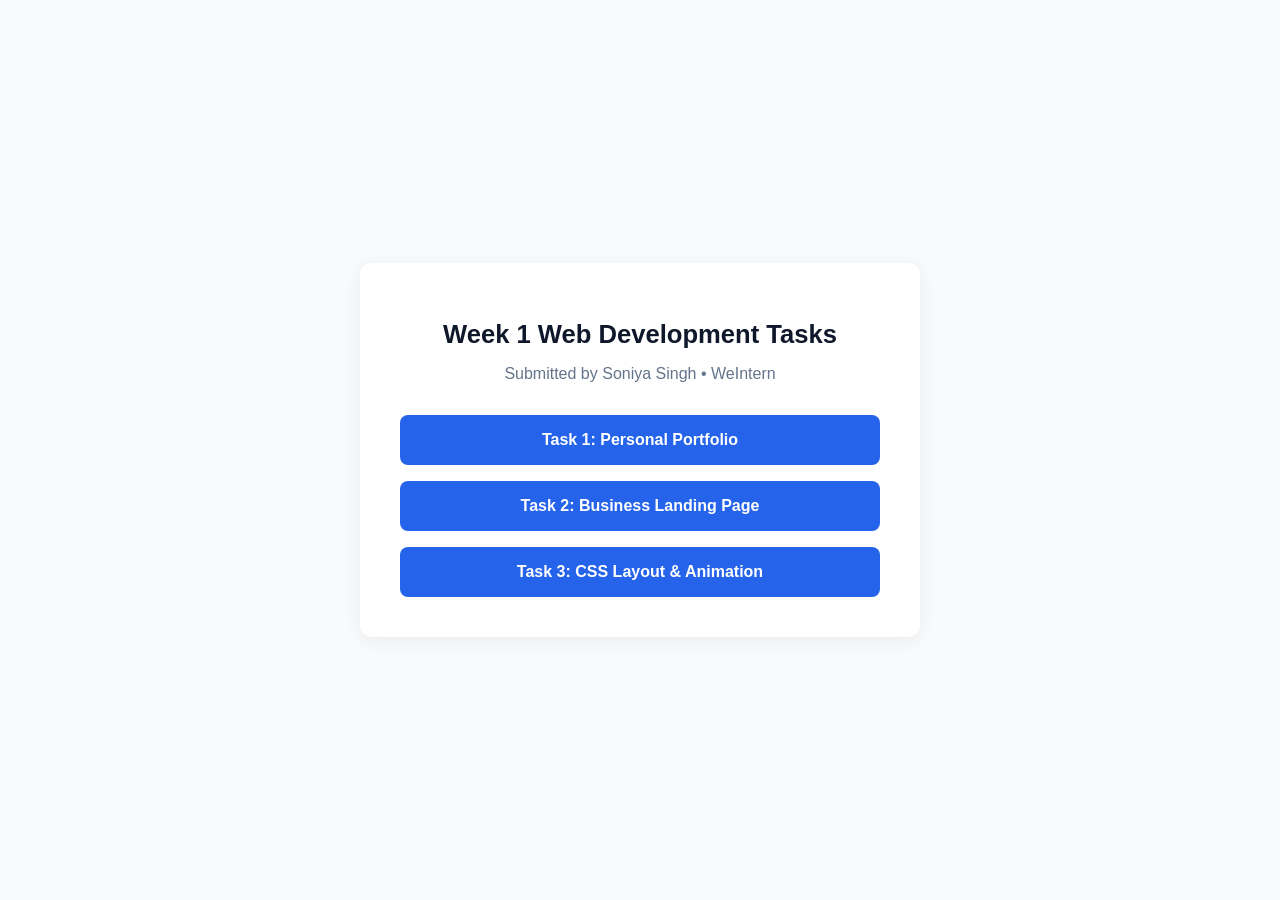
<file: index.html>
<!DOCTYPE html>
<html lang="en">
<head>
    <meta charset="UTF-8">
    <meta name="viewport" content="width=device-width, initial-scale=1.0">
    <title>WeIntern Week 1 Assignments | Soniya Singh</title>
    <style>
        body { font-family: 'Segoe UI', sans-serif; background: #f8fafc; color: #0f172a; display: flex; justify-content: center; align-items: center; min-height: 100vh; margin: 0; }
        .hub { background: white; padding: 2.5rem; border-radius: 12px; box-shadow: 0 4px 20px rgba(0,0,0,0.06); max-width: 480px; width: 90%; text-align: center; }
        h1 { font-size: 1.6rem; margin-bottom: 0.5rem; }
        p { color: #64748b; margin-bottom: 2rem; }
        .links { display: flex; flex-direction: column; gap: 1rem; }
        a { display: block; padding: 1rem; background: #2563eb; color: white; text-decoration: none; border-radius: 8px; font-weight: 600; transition: 0.2s; }
        a:hover { background: #1d4ed8; transform: translateY(-2px); }
    </style>
</head>
<body>
    <div class="hub">
        <h1>Week 1 Web Development Tasks</h1>
        <p>Submitted by Soniya Singh • WeIntern</p>
        <div class="links">
            <a href="./Portfolio/index.html">Task 1: Personal Portfolio</a>
            <a href="./business-landingpage/index.html">Task 2: Business Landing Page</a>
            <a href="./Css-challenge/index.html">Task 3: CSS Layout & Animation</a>
        </div>
    </div>
</body>
</html>
</file>
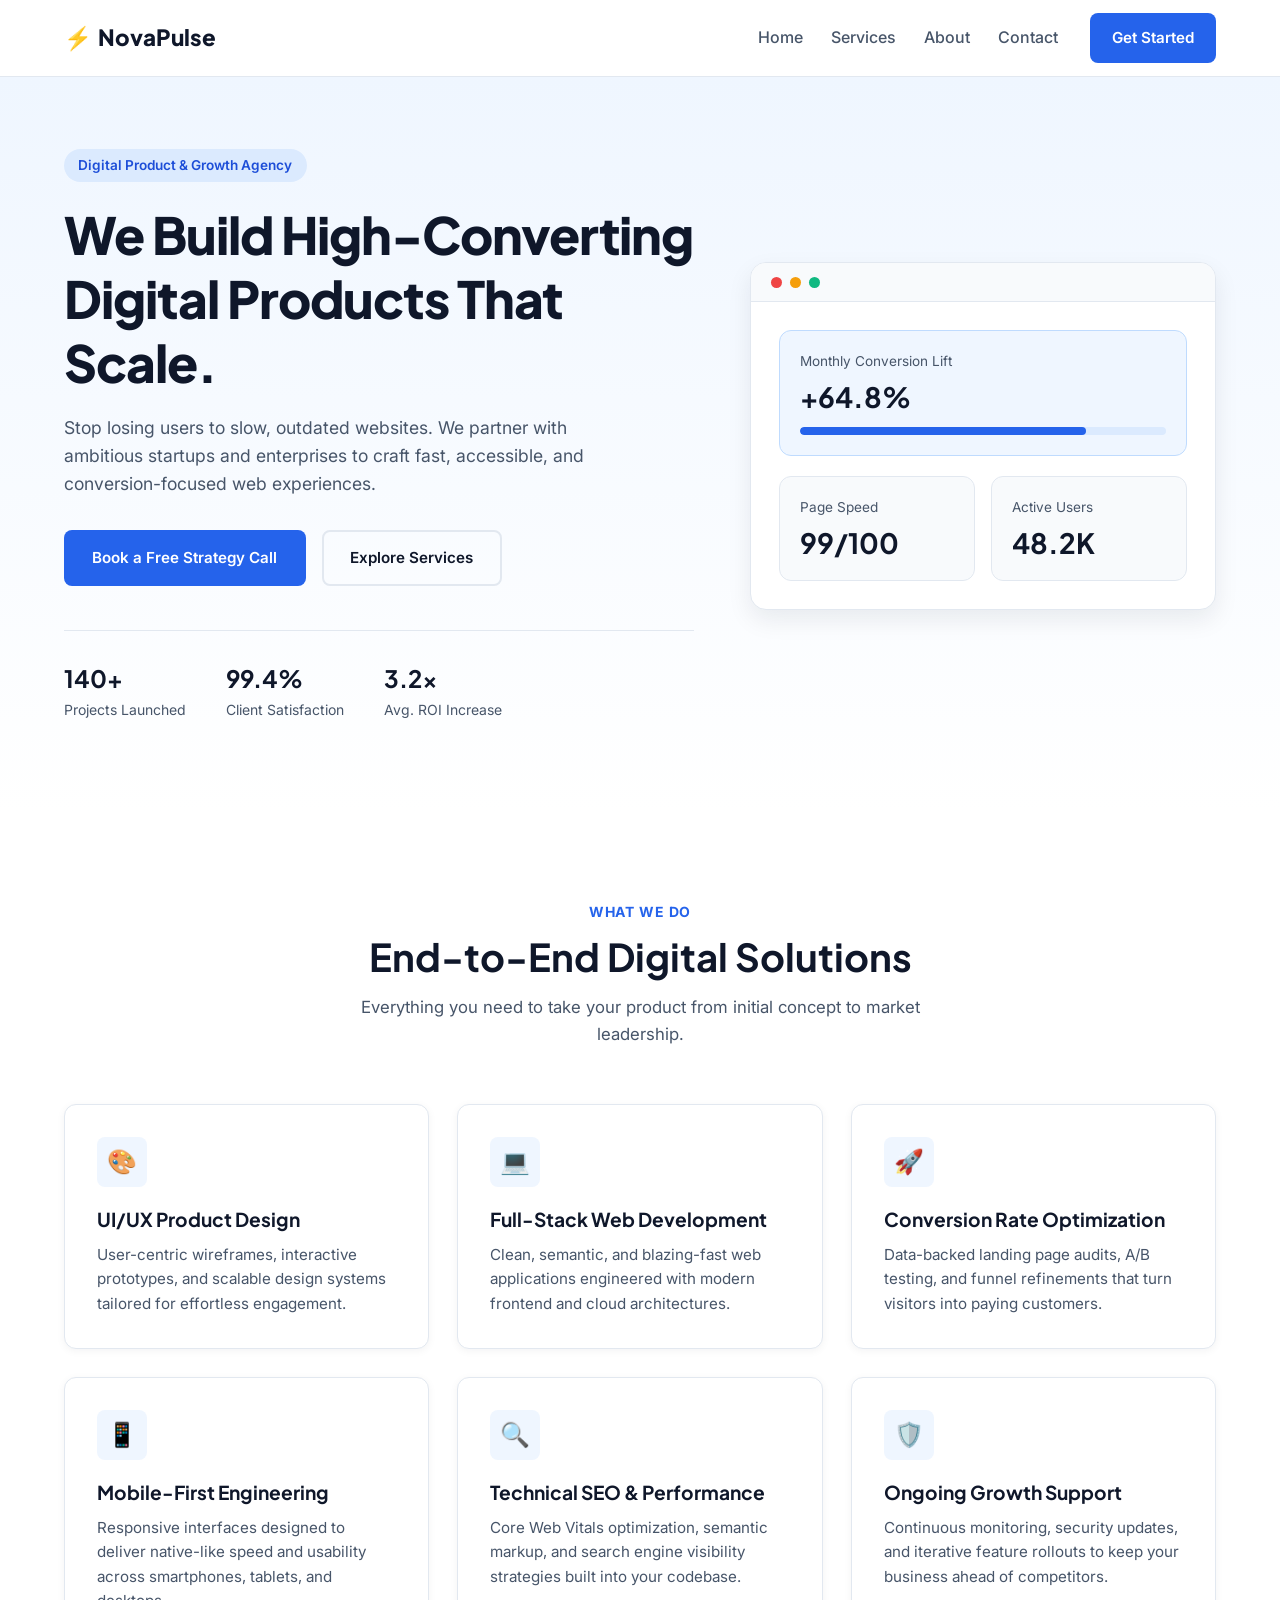
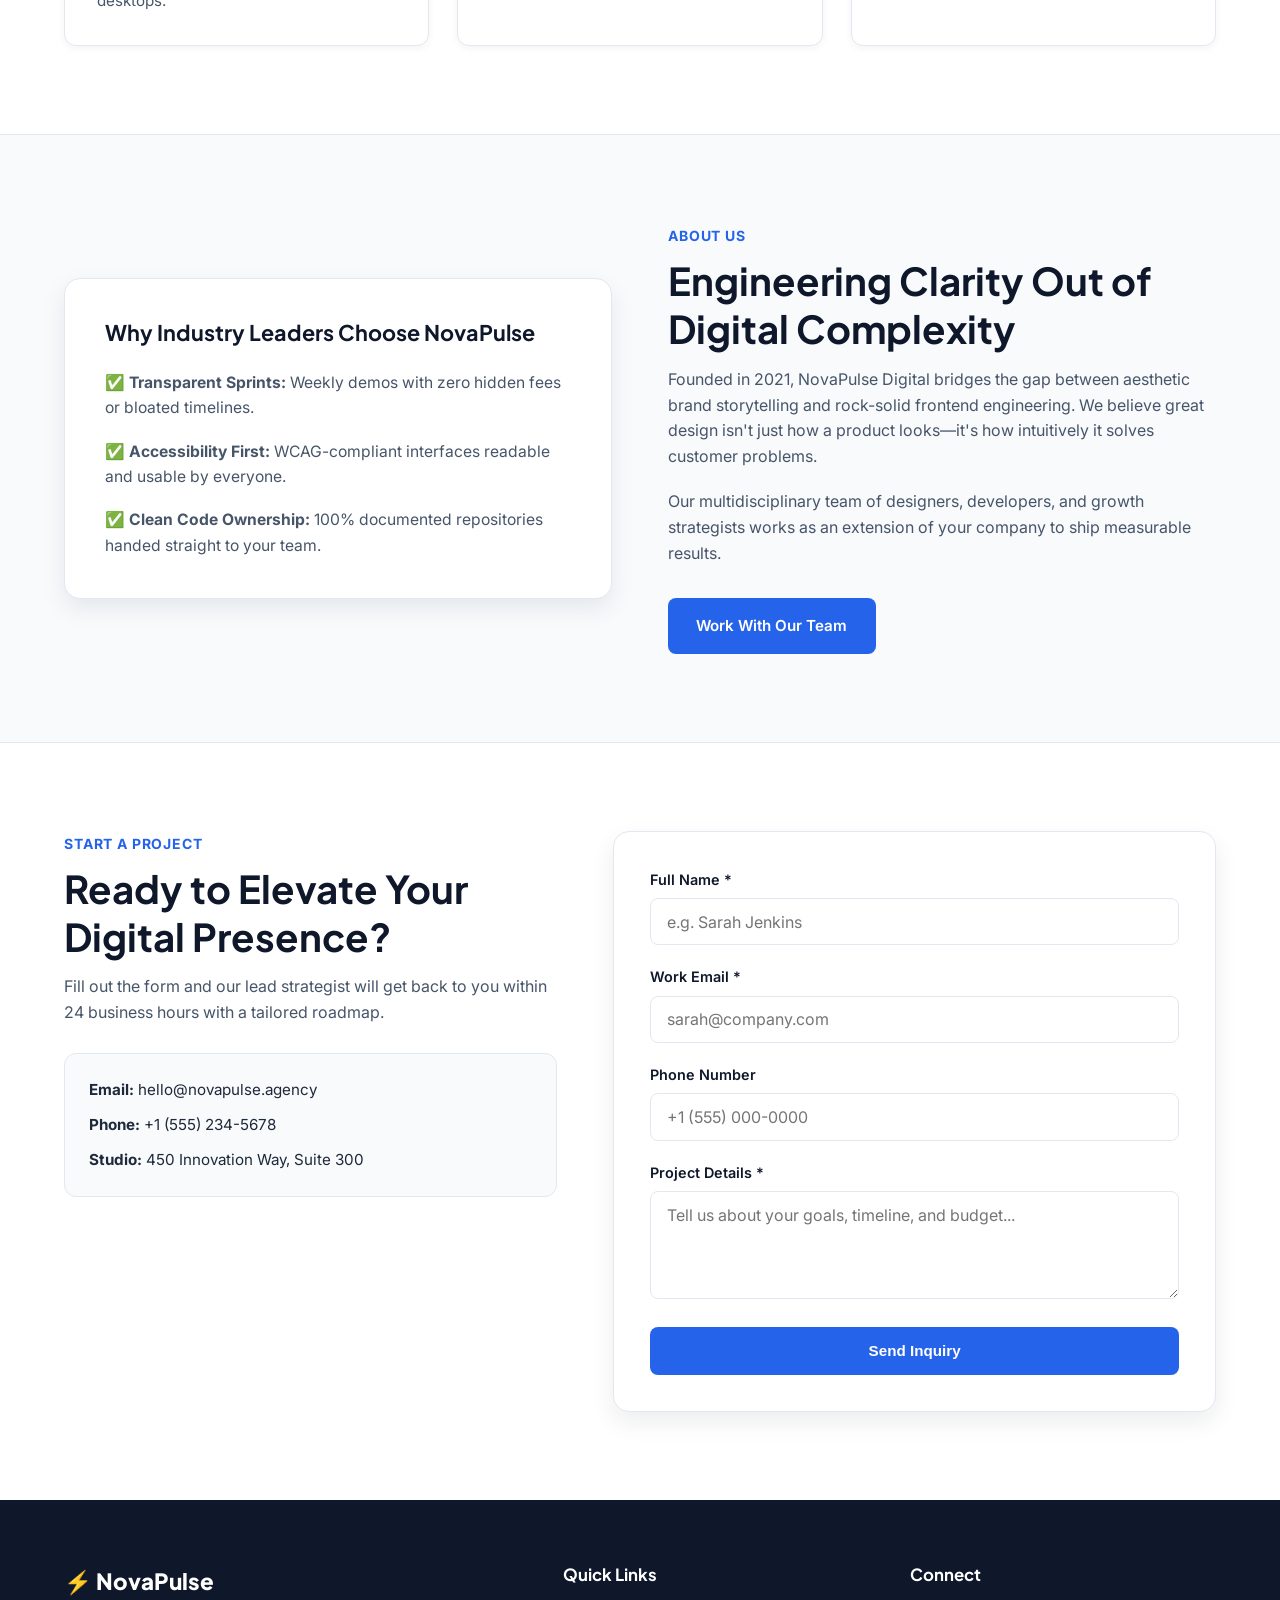
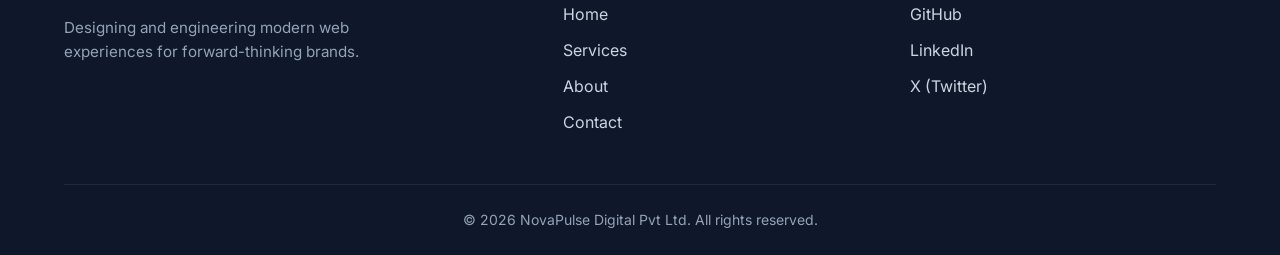
<file: business-landingpage/index.html>
<!DOCTYPE html>
<html lang="en">
<head>
  <meta charset="UTF-8" />
  <meta name="viewport" content="width=device-width, initial-scale=1.0" />
  <meta name="description" content="NovaPulse Digital — Modern web engineering, UI/UX design, and growth strategies for ambitious startups." />
  <title>NovaPulse Digital | Modern Digital Product Agency</title>
  
  <!-- Google Fonts: Plus Jakarta Sans & Inter -->
  <link rel="preconnect" href="https://fonts.googleapis.com" />
  <link rel="preconnect" href="https://fonts.gstatic.com" crossorigin />
  <link href="https://fonts.googleapis.com/css2?family=Inter:wght@400;500;600&family=Plus+Jakarta+Sans:wght@600;700;800&display=swap" rel="stylesheet" />
  
  <!-- External CSS Link -->
  <link rel="stylesheet" href="style.css" />
</head>
<body>

  <!-- ================= NAVIGATION BAR ================= -->
  <header class="navbar" id="navbar">
    <div class="container nav-container">
      <a href="#home" class="brand-logo" aria-label="NovaPulse Home">
        <span class="logo-icon">⚡</span> NovaPulse
      </a>

      <nav class="nav-menu">
        <ul class="nav-links">
          <li><a href="#home" class="nav-link">Home</a></li>
          <li><a href="#services" class="nav-link">Services</a></li>
          <li><a href="#about" class="nav-link">About</a></li>
          <li><a href="#contact" class="nav-link">Contact</a></li>
        </ul>
        <a href="#contact" class="btn btn-primary nav-cta">Get Started</a>
      </nav>
    </div>
  </header>

  <main>
    <!-- ================= HERO SECTION ================= -->
    <section class="hero" id="home">
      <div class="container hero-grid">
        <div class="hero-content">
          <span class="badge">Digital Product & Growth Agency</span>
          <h1 class="hero-title">We Build High-Converting Digital Products That Scale.</h1>
          <p class="hero-subtitle">
            Stop losing users to slow, outdated websites. We partner with ambitious startups and enterprises to craft fast, accessible, and conversion-focused web experiences.
          </p>
          <div class="hero-actions">
            <a href="#contact" class="btn btn-primary">Book a Free Strategy Call</a>
            <a href="#services" class="btn btn-secondary">Explore Services</a>
          </div>
          <div class="hero-metrics">
            <div class="metric">
              <strong>140+</strong>
              <span>Projects Launched</span>
            </div>
            <div class="metric">
              <strong>99.4%</strong>
              <span>Client Satisfaction</span>
            </div>
            <div class="metric">
              <strong>3.2x</strong>
              <span>Avg. ROI Increase</span>
            </div>
          </div>
        </div>

        <div class="hero-visual">
          <div class="dashboard-mockup">
            <div class="mockup-header">
              <span class="dot red"></span>
              <span class="dot yellow"></span>
              <span class="dot green"></span>
            </div>
            <div class="mockup-body">
              <div class="mockup-card highlight">
                <p class="mockup-label">Monthly Conversion Lift</p>
                <h3 class="mockup-stat">+64.8%</h3>
                <div class="progress-bar"><div class="progress-fill"></div></div>
              </div>
              <div class="mockup-row">
                <div class="mockup-card">
                  <p class="mockup-label">Page Speed</p>
                  <h4 class="mockup-stat">99/100</h4>
                </div>
                <div class="mockup-card">
                  <p class="mockup-label">Active Users</p>
                  <h4 class="mockup-stat">48.2K</h4>
                </div>
              </div>
            </div>
          </div>
        </div>
      </div>
    </section>

    <!-- ================= SERVICES SECTION ================= -->
    <section class="services section-padding" id="services">
      <div class="container">
        <div class="section-header">
          <span class="section-tag">What We Do</span>
          <h2 class="section-title">End-to-End Digital Solutions</h2>
          <p class="section-desc">
            Everything you need to take your product from initial concept to market leadership.
          </p>
        </div>

        <div class="services-grid">
          <article class="service-card">
            <div class="service-icon">🎨</div>
            <h3>UI/UX Product Design</h3>
            <p>User-centric wireframes, interactive prototypes, and scalable design systems tailored for effortless engagement.</p>
          </article>

          <article class="service-card">
            <div class="service-icon">💻</div>
            <h3>Full-Stack Web Development</h3>
            <p>Clean, semantic, and blazing-fast web applications engineered with modern frontend and cloud architectures.</p>
          </article>

          <article class="service-card">
            <div class="service-icon">🚀</div>
            <h3>Conversion Rate Optimization</h3>
            <p>Data-backed landing page audits, A/B testing, and funnel refinements that turn visitors into paying customers.</p>
          </article>

          <article class="service-card">
            <div class="service-icon">📱</div>
            <h3>Mobile-First Engineering</h3>
            <p>Responsive interfaces designed to deliver native-like speed and usability across smartphones, tablets, and desktops.</p>
          </article>

          <article class="service-card">
            <div class="service-icon">🔍</div>
            <h3>Technical SEO & Performance</h3>
            <p>Core Web Vitals optimization, semantic markup, and search engine visibility strategies built into your codebase.</p>
          </article>

          <article class="service-card">
            <div class="service-icon">🛡️</div>
            <h3>Ongoing Growth Support</h3>
            <p>Continuous monitoring, security updates, and iterative feature rollouts to keep your business ahead of competitors.</p>
          </article>
        </div>
      </div>
    </section>

    <!-- ================= ABOUT / TRUST SECTION ================= -->
    <section class="about section-padding" id="about">
      <div class="container about-grid">
        <div class="about-visual">
          <div class="trust-box">
            <h3>Why Industry Leaders Choose NovaPulse</h3>
            <ul class="trust-list">
              <li>✅ <strong>Transparent Sprints:</strong> Weekly demos with zero hidden fees or bloated timelines.</li>
              <li>✅ <strong>Accessibility First:</strong> WCAG-compliant interfaces readable and usable by everyone.</li>
              <li>✅ <strong>Clean Code Ownership:</strong> 100% documented repositories handed straight to your team.</li>
            </ul>
          </div>
        </div>

        <div class="about-content">
          <span class="section-tag">About Us</span>
          <h2 class="section-title">Engineering Clarity Out of Digital Complexity</h2>
          <p>
            Founded in 2021, NovaPulse Digital bridges the gap between aesthetic brand storytelling and rock-solid frontend engineering. We believe great design isn't just how a product looks—it's how intuitively it solves customer problems.
          </p>
          <p>
            Our multidisciplinary team of designers, developers, and growth strategists works as an extension of your company to ship measurable results.
          </p>
          <a href="#contact" class="btn btn-primary">Work With Our Team</a>
        </div>
      </div>
    </section>

    <!-- ================= CONTACT SECTION ================= -->
    <section class="contact section-padding" id="contact">
      <div class="container contact-wrapper">
        <div class="contact-info">
          <span class="section-tag">Start a Project</span>
          <h2 class="section-title">Ready to Elevate Your Digital Presence?</h2>
          <p>
            Fill out the form and our lead strategist will get back to you within 24 business hours with a tailored roadmap.
          </p>
          <div class="contact-details">
            <p><strong>Email:</strong> hello@novapulse.agency</p>
            <p><strong>Phone:</strong> +1 (555) 234-5678</p>
            <p><strong>Studio:</strong> 450 Innovation Way, Suite 300</p>
          </div>
        </div>

        <form class="contact-form" action="#" method="POST">
          <div class="form-group">
            <label for="fullName">Full Name *</label>
            <input type="text" id="fullName" name="fullName" placeholder="e.g. Sarah Jenkins" required minlength="2" />
          </div>

          <div class="form-group">
            <label for="email">Work Email *</label>
            <input type="email" id="email" name="email" placeholder="sarah@company.com" required />
          </div>

          <div class="form-group">
            <label for="phone">Phone Number</label>
            <input type="tel" id="phone" name="phone" placeholder="+1 (555) 000-0000" />
          </div>

          <div class="form-group">
            <label for="message">Project Details *</label>
            <textarea id="message" name="message" rows="4" placeholder="Tell us about your goals, timeline, and budget..." required minlength="10"></textarea>
          </div>

          <button type="submit" class="btn btn-primary btn-full">Send Inquiry</button>
        </form>
      </div>
    </section>
  </main>

  <!-- ================= FOOTER ================= -->
  <footer class="footer">
    <div class="container footer-grid">
      <div class="footer-brand">
        <a href="#home" class="brand-logo footer-logo">⚡ NovaPulse</a>
        <p>Designing and engineering modern web experiences for forward-thinking brands.</p>
      </div>
      <div class="footer-links">
        <h4>Quick Links</h4>
        <ul>
          <li><a href="#home">Home</a></li>
          <li><a href="#services">Services</a></li>
          <li><a href="#about">About</a></li>
          <li><a href="#contact">Contact</a></li>
        </ul>
      </div>
      <div class="footer-social">
        <h4>Connect</h4>
        <ul>
          <li><a href="https://github.com" target="_blank" rel="noopener">GitHub</a></li>
          <li><a href="https://linkedin.com" target="_blank" rel="noopener">LinkedIn</a></li>
          <li><a href="https://twitter.com" target="_blank" rel="noopener">X (Twitter)</a></li>
        </ul>
      </div>
    </div>
    <div class="footer-bottom">
      <p>© 2026 NovaPulse Digital Pvt Ltd. All rights reserved.</p>
    </div>
  </footer>

</body>
</html>
</file>
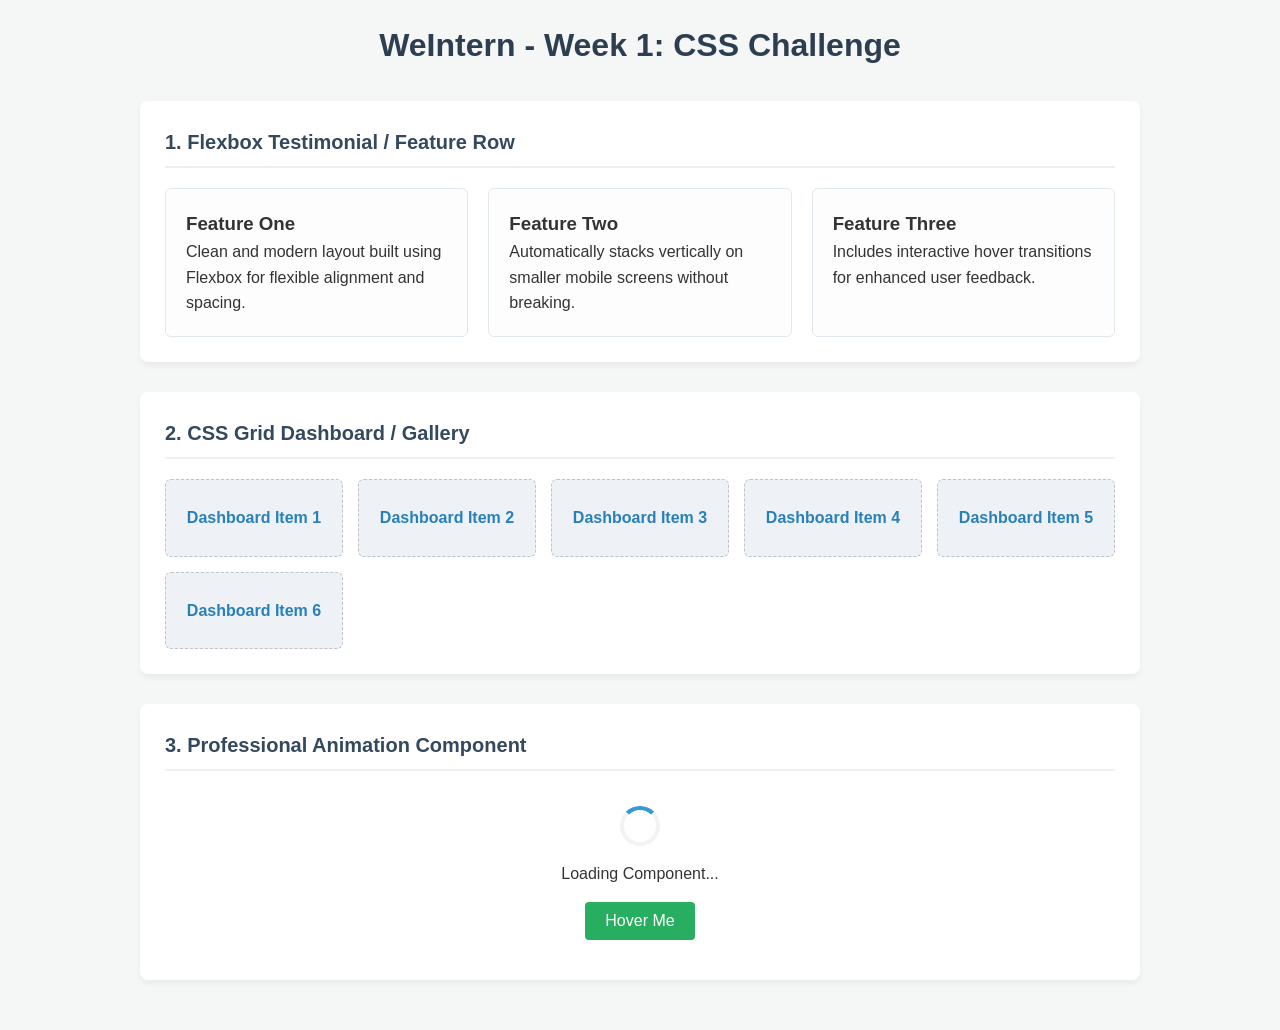
<file: Css-challenge/index.html>
<!DOCTYPE html>
<html lang="en">
<head>
    <meta charset="UTF-8">
    <meta name="viewport" content="width=device-width, initial-scale=1.0">
    <title>Task 3: CSS Challenge</title>
    <link rel="stylesheet" href="style.css">
</head>
<body>

    <div class="container">
        <h1>WeIntern - Week 1: CSS Challenge</h1>

        <!-- Part 1: Flexbox Layout Task -->
        <section class="challenge-section">
            <h2>1. Flexbox Testimonial / Feature Row</h2>
            <div class="flex-container">
                <div class="card flex-card">
                    <h3>Feature One</h3>
                    <p>Clean and modern layout built using Flexbox for flexible alignment and spacing.</p>
                </div>
                <div class="card flex-card">
                    <h3>Feature Two</h3>
                    <p>Automatically stacks vertically on smaller mobile screens without breaking.</p>
                </div>
                <div class="card flex-card">
                    <h3>Feature Three</h3>
                    <p>Includes interactive hover transitions for enhanced user feedback.</p>
                </div>
            </div>
        </section>

        <!-- Part 2: CSS Grid Layout Task -->
        <section class="challenge-section">
            <h2>2. CSS Grid Dashboard / Gallery</h2>
            <div class="grid-container">
                <div class="grid-item">Dashboard Item 1</div>
                <div class="grid-item">Dashboard Item 2</div>
                <div class="grid-item">Dashboard Item 3</div>
                <div class="grid-item">Dashboard Item 4</div>
                <div class="grid-item">Dashboard Item 5</div>
                <div class="grid-item">Dashboard Item 6</div>
            </div>
        </section>

        <!-- Part 3: Animation Task -->
        <section class="challenge-section">
            <h2>3. Professional Animation Component</h2>
            <div class="animation-demo-box">
                <!-- Loading Spinner -->
                <div class="spinner"></div>
                <p>Loading Component...</p>
                <!-- Animated Button -->
                <button class="animated-btn">Hover Me</button>
            </div>
        </section>
    </div>

</body>
</html>
</file>
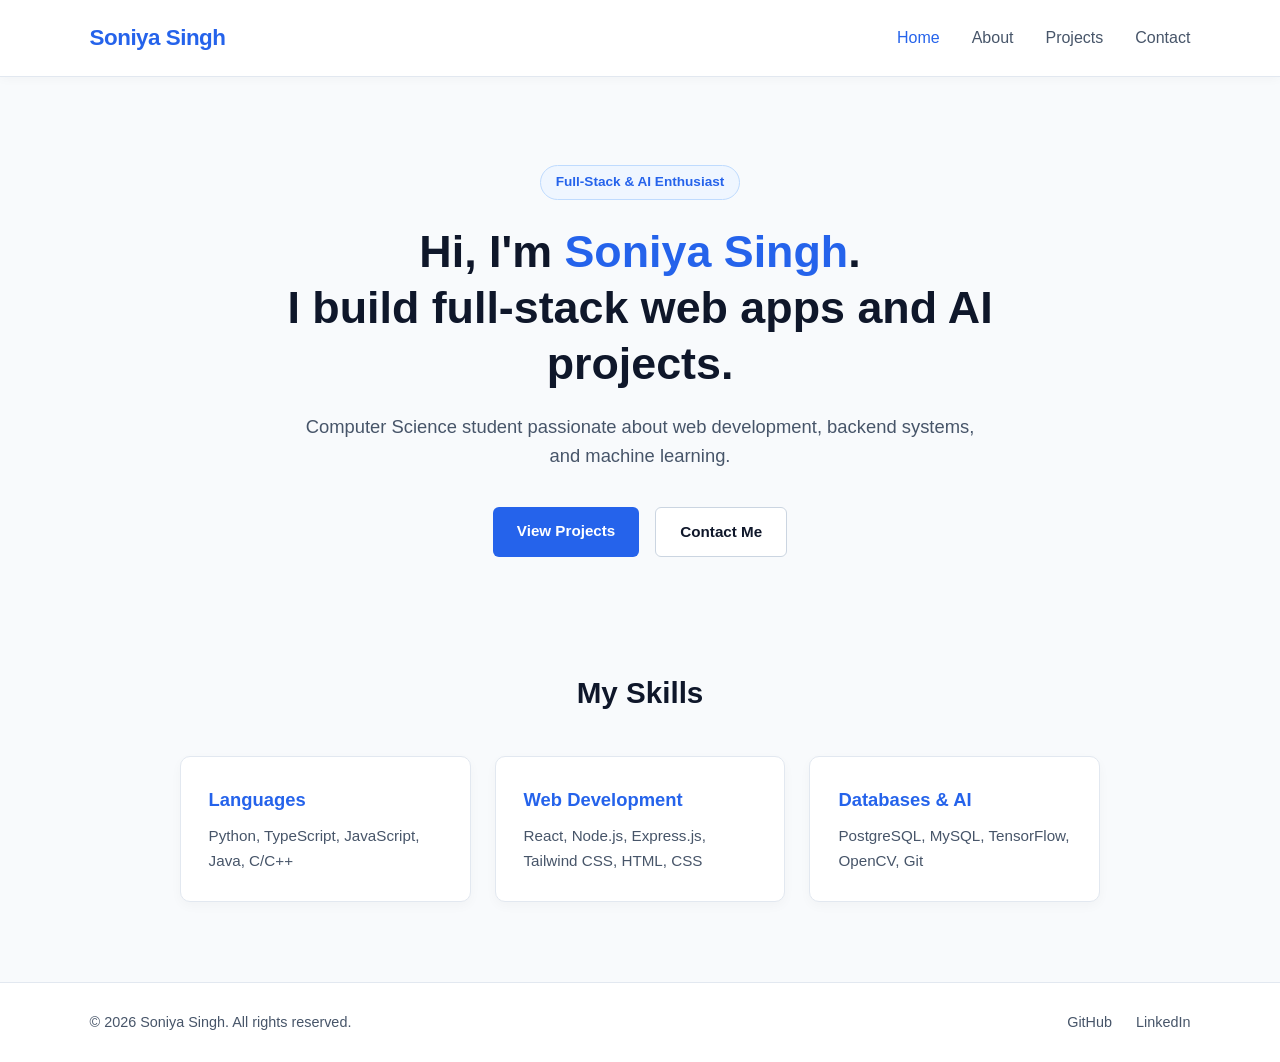
<file: Portfolio/index.html>
<!DOCTYPE html>
<html lang="en">
<head>
    <meta charset="UTF-8">
    <meta name="viewport" content="width=device-width, initial-scale=1.0">
    <title>Soniya Singh | Portfolio</title>
    <link rel="stylesheet" href="style.css">
</head>
<body>

    <header class="navbar">
        <div class="logo">Soniya Singh</div>
        <nav>
            <ul class="nav-links">
                <li><a href="index.html" class="active">Home</a></li>
                <li><a href="about.html">About</a></li>
                <li><a href="projects.html">Projects</a></li>
                <li><a href="contact.html">Contact</a></li>
            </ul>
        </nav>
    </header>

    <main>
        <section class="hero">
            <span class="badge">Full-Stack & AI Enthusiast</span>
            <h1>Hi, I'm <span class="highlight">Soniya Singh</span>.<br>I build full-stack web apps and AI projects.</h1>
            <p>Computer Science student passionate about web development, backend systems, and machine learning.</p>
            <div class="hero-actions">
                <a href="projects.html" class="btn btn-primary">View Projects</a>
                <a href="contact.html" class="btn btn-outline">Contact Me</a>
            </div>
        </section>

        <section class="skills-section">
            <h2 class="section-title">My Skills</h2>
            <div class="skills-grid">
                <div class="skill-card">
                    <h3>Languages</h3>
                    <p>Python, TypeScript, JavaScript, Java, C/C++</p>
                </div>
                <div class="skill-card">
                    <h3>Web Development</h3>
                    <p>React, Node.js, Express.js, Tailwind CSS, HTML, CSS</p>
                </div>
                <div class="skill-card">
                    <h3>Databases & AI</h3>
                    <p>PostgreSQL, MySQL, TensorFlow, OpenCV, Git</p>
                </div>
            </div>
        </section>
    </main>

    <footer class="footer">
        <p>&copy; 2026 Soniya Singh. All rights reserved.</p>
        <div class="social-links">
            <a href="https://github.com" target="_blank">GitHub</a>
            <a href="https://linkedin.com" target="_blank">LinkedIn</a>
        </div>
    </footer>

</body>
</html>
</file>
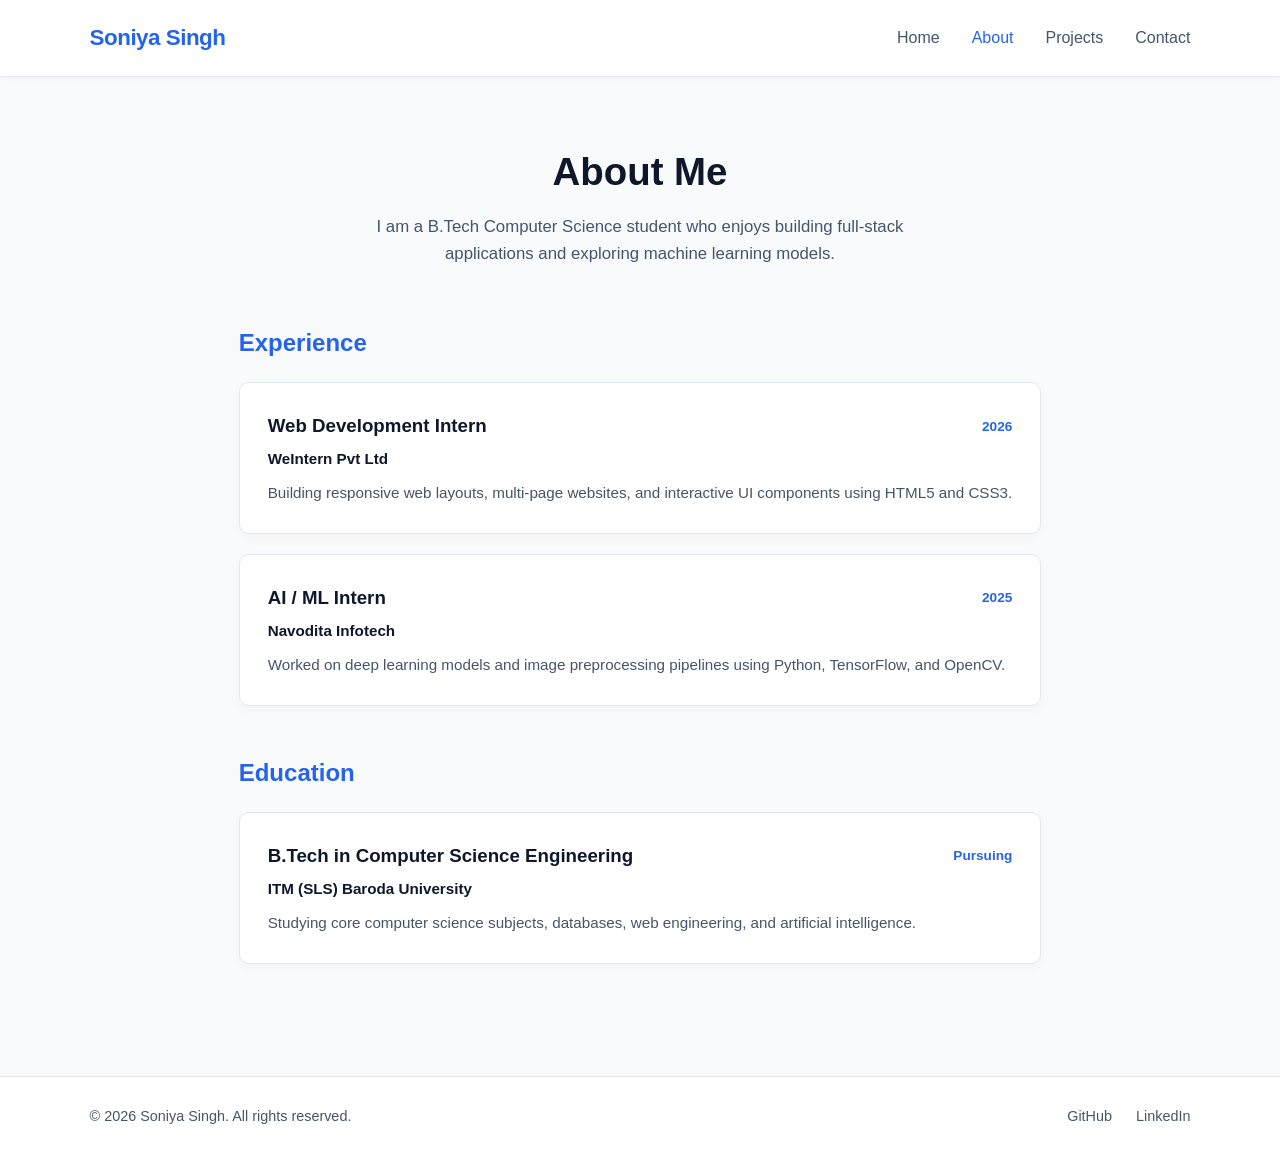
<file: Portfolio/about.html>
<!DOCTYPE html>
<html lang="en">
<head>
    <meta charset="UTF-8">
    <meta name="viewport" content="width=device-width, initial-scale=1.0">
    <title>About | Soniya Singh</title>
    <link rel="stylesheet" href="style.css">
</head>
<body>

    <header class="navbar">
        <div class="logo">Soniya Singh</div>
        <nav>
            <ul class="nav-links">
                <li><a href="index.html">Home</a></li>
                <li><a href="about.html" class="active">About</a></li>
                <li><a href="projects.html">Projects</a></li>
                <li><a href="contact.html">Contact</a></li>
            </ul>
        </nav>
    </header>

    <main class="container">
        <section class="page-header">
            <h1>About Me</h1>
            <p>I am a B.Tech Computer Science student who enjoys building full-stack applications and exploring machine learning models.</p>
        </section>

        <section class="about-block">
            <h2 class="sub-title">Experience</h2>
            <div class="timeline">
                <article class="timeline-card">
                    <div class="timeline-top">
                        <h3>Web Development Intern</h3>
                        <span class="date">2026</span>
                    </div>
                    <p class="org">WeIntern Pvt Ltd</p>
                    <p>Building responsive web layouts, multi-page websites, and interactive UI components using HTML5 and CSS3.</p>
                </article>

                <article class="timeline-card">
                    <div class="timeline-top">
                        <h3>AI / ML Intern</h3>
                        <span class="date">2025</span>
                    </div>
                    <p class="org">Navodita Infotech</p>
                    <p>Worked on deep learning models and image preprocessing pipelines using Python, TensorFlow, and OpenCV.</p>
                </article>
            </div>
        </section>

        <section class="about-block">
            <h2 class="sub-title">Education</h2>
            <div class="timeline">
                <article class="timeline-card">
                    <div class="timeline-top">
                        <h3>B.Tech in Computer Science Engineering</h3>
                        <span class="date">Pursuing</span>
                    </div>
                    <p class="org">ITM (SLS) Baroda University</p>
                    <p>Studying core computer science subjects, databases, web engineering, and artificial intelligence.</p>
                </article>
            </div>
        </section>
    </main>

    <footer class="footer">
        <p>&copy; 2026 Soniya Singh. All rights reserved.</p>
        <div class="social-links">
            <a href="https://github.com" target="_blank">GitHub</a>
            <a href="https://linkedin.com" target="_blank">LinkedIn</a>
        </div>
    </footer>

</body>
</html>
</file>
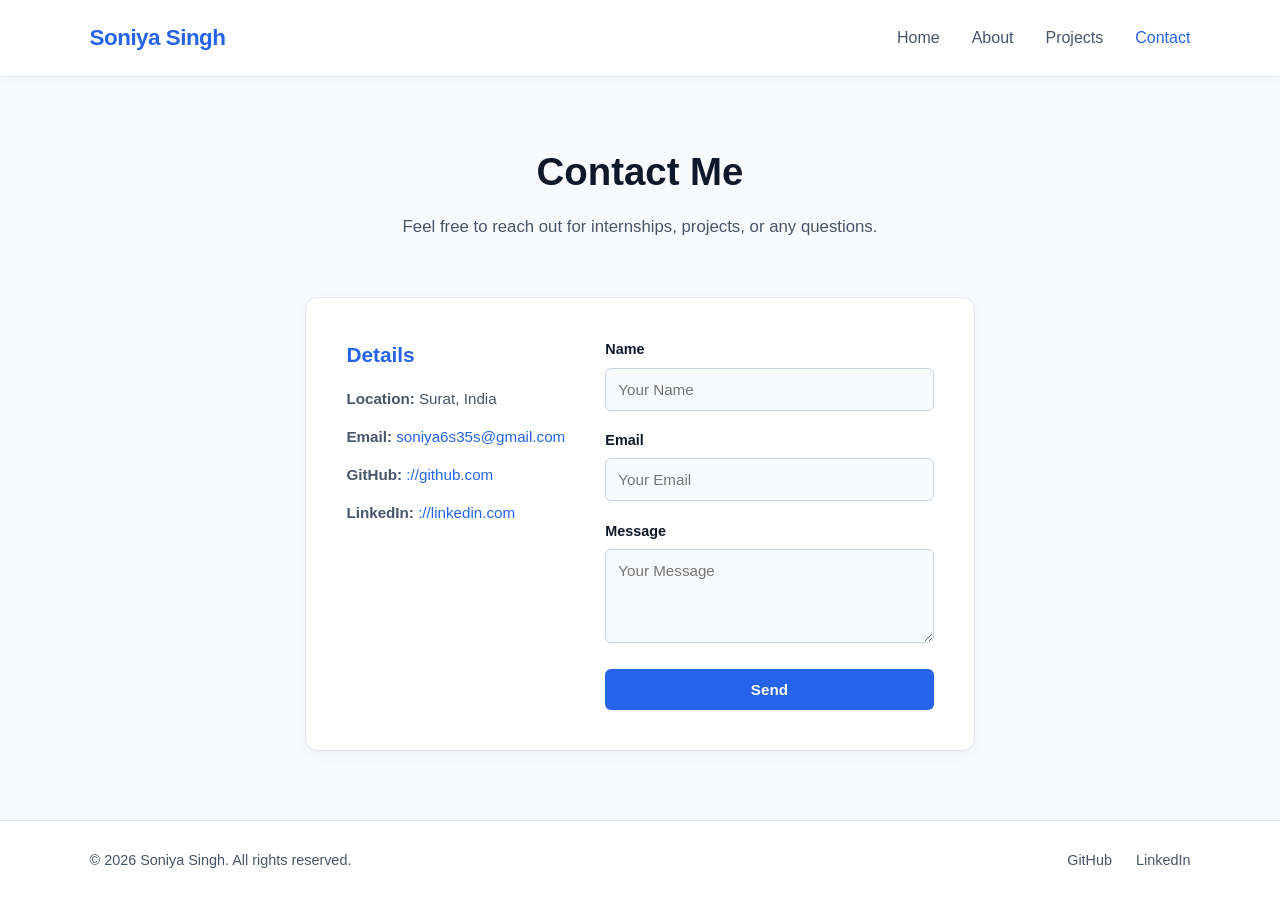
<file: Portfolio/contact.html>
<!DOCTYPE html>
<html lang="en">
<head>
    <meta charset="UTF-8">
    <meta name="viewport" content="width=device-width, initial-scale=1.0">
    <title>Contact | Soniya Singh</title>
    <link rel="stylesheet" href="style.css">
</head>
<body>

    <header class="navbar">
        <div class="logo">Soniya Singh</div>
        <nav>
            <ul class="nav-links">
                <li><a href="index.html">Home</a></li>
                <li><a href="about.html">About</a></li>
                <li><a href="projects.html">Projects</a></li>
                <li><a href="contact.html" class="active">Contact</a></li>
            </ul>
        </nav>
    </header>

    <main class="container">
        <section class="page-header">
            <h1>Contact Me</h1>
            <p>Feel free to reach out for internships, projects, or any questions.</p>
        </section>

        <section class="contact-wrapper">
            <div class="contact-info">
                <h3>Details</h3>
                <p><strong>Location:</strong> Surat, India</p>
                <p><strong>Email:</strong> <a href="mailto:soniya6s35s@gmail.com">soniya6s35s@gmail.com</a></p>
                <p><strong>GitHub:</strong> <a href="https://github.com" target="_blank">://github.com</a></p>
                <p><strong>LinkedIn:</strong> <a href="https://linkedin.com" target="_blank">://linkedin.com</a></p>
            </div>

            <form class="contact-form">
                <div class="form-group">
                    <label for="name">Name</label>
                    <input type="text" id="name" name="name" placeholder="Your Name" required>
                </div>
                <div class="form-group">
                    <label for="email">Email</label>
                    <input type="email" id="email" name="email" placeholder="Your Email" required>
                </div>
                <div class="form-group">
                    <label for="message">Message</label>
                    <textarea id="message" name="message" rows="4" placeholder="Your Message" required></textarea>
                </div>
                <button type="submit" class="btn btn-primary btn-full">Send</button>
            </form>
        </section>
    </main>

    <footer class="footer">
        <p>&copy; 2026 Soniya Singh. All rights reserved.</p>
        <div class="social-links">
            <a href="https://github.com" target="_blank">GitHub</a>
            <a href="https://linkedin.com" target="_blank">LinkedIn</a>
        </div>
    </footer>

</body>
</html>
</file>
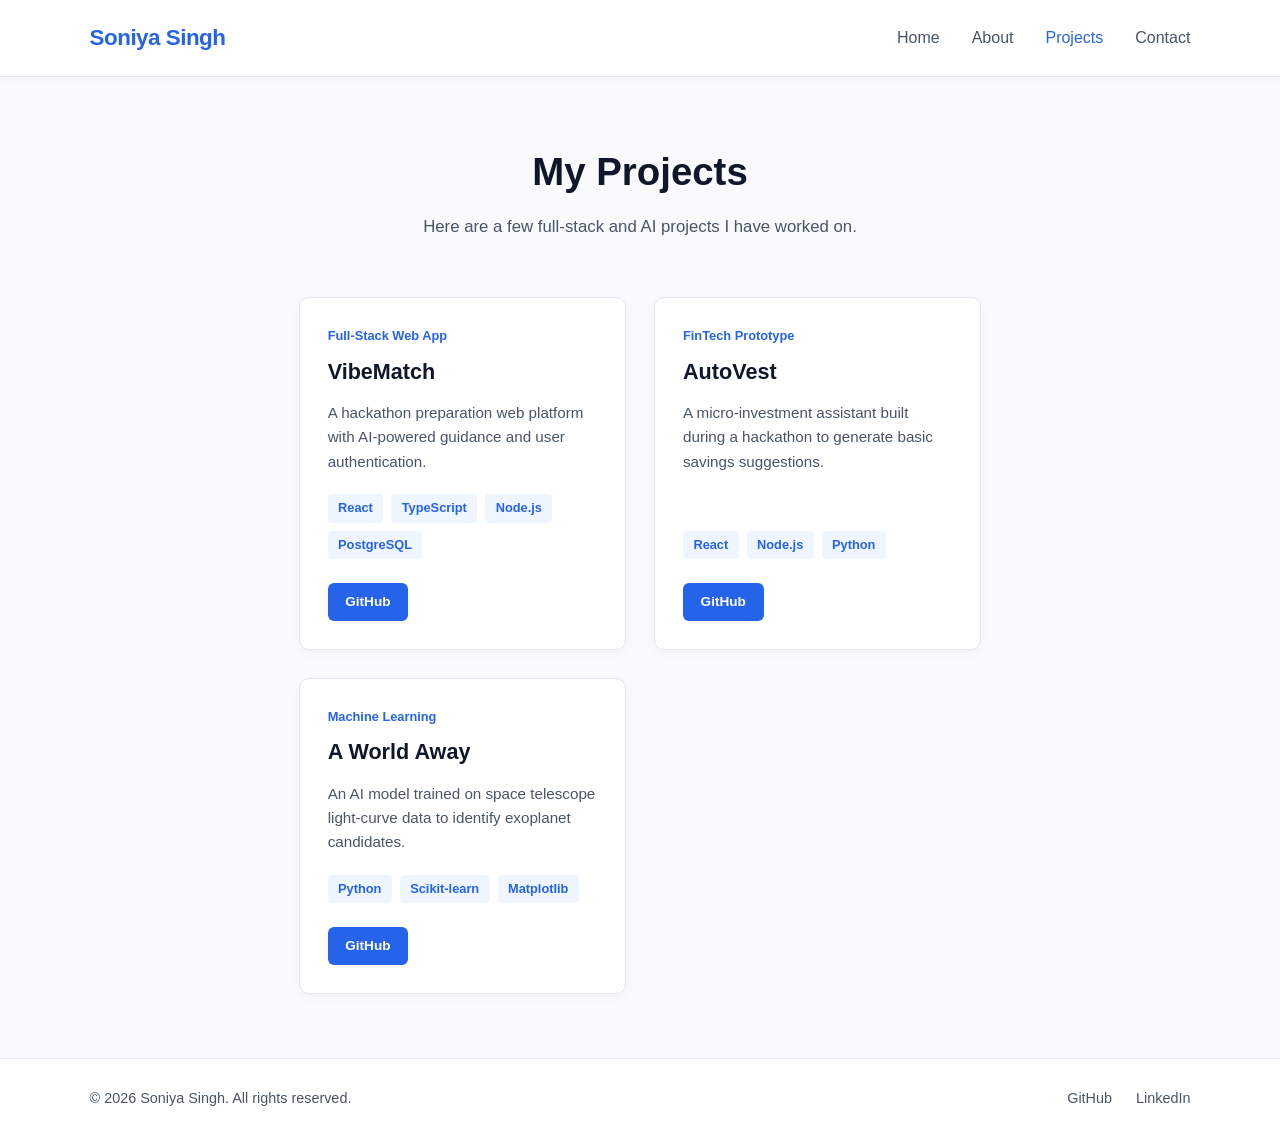
<file: Portfolio/projects.html>
<!DOCTYPE html>
<html lang="en">
<head>
    <meta charset="UTF-8">
    <meta name="viewport" content="width=device-width, initial-scale=1.0">
    <title>Projects | Soniya Singh</title>
    <link rel="stylesheet" href="style.css">
</head>
<body>

    <header class="navbar">
        <div class="logo">Soniya Singh</div>
        <nav>
            <ul class="nav-links">
                <li><a href="index.html">Home</a></li>
                <li><a href="about.html">About</a></li>
                <li><a href="projects.html" class="active">Projects</a></li>
                <li><a href="contact.html">Contact</a></li>
            </ul>
        </nav>
    </header>

    <main class="container">
        <section class="page-header">
            <h1>My Projects</h1>
            <p>Here are a few full-stack and AI projects I have worked on.</p>
        </section>

        <section class="projects-grid">
            <article class="project-card">
                <span class="project-tag">Full-Stack Web App</span>
                <h3>VibeMatch</h3>
                <p>A hackathon preparation web platform with AI-powered guidance and user authentication.</p>
                <div class="tech-list">
                    <span>React</span>
                    <span>TypeScript</span>
                    <span>Node.js</span>
                    <span>PostgreSQL</span>
                </div>
                <div class="project-links">
                    <a href="https://github.com" target="_blank" class="btn btn-primary btn-sm">GitHub</a>
                </div>
            </article>

            <article class="project-card">
                <span class="project-tag">FinTech Prototype</span>
                <h3>AutoVest</h3>
                <p>A micro-investment assistant built during a hackathon to generate basic savings suggestions.</p>
                <div class="tech-list">
                    <span>React</span>
                    <span>Node.js</span>
                    <span>Python</span>
                </div>
                <div class="project-links">
                    <a href="https://github.com" target="_blank" class="btn btn-primary btn-sm">GitHub</a>
                </div>
            </article>

            <article class="project-card">
                <span class="project-tag">Machine Learning</span>
                <h3>A World Away</h3>
                <p>An AI model trained on space telescope light-curve data to identify exoplanet candidates.</p>
                <div class="tech-list">
                    <span>Python</span>
                    <span>Scikit-learn</span>
                    <span>Matplotlib</span>
                </div>
                <div class="project-links">
                    <a href="https://github.com" target="_blank" class="btn btn-primary btn-sm">GitHub</a>
                </div>
            </article>
        </section>
    </main>

    <footer class="footer">
        <p>&copy; 2026 Soniya Singh. All rights reserved.</p>
        <div class="social-links">
            <a href="https://github.com" target="_blank">GitHub</a>
            <a href="https://linkedin.com" target="_blank">LinkedIn</a>
        </div>
    </footer>

</body>
</html>
</file>
<file: business-landingpage/style.css>
/* ================= CSS VARIABLES & RESET ================= */
:root {
  --primary: #2563eb;
  --primary-hover: #1d4ed8;
  --primary-light: #eff6ff;
  --dark: #0f172a;
  --text-main: #1e293b;
  --text-muted: #475569;
  --bg-main: #ffffff;
  --bg-alt: #f8fafc;
  --border-color: #e2e8f0;
  --radius-sm: 8px;
  --radius-md: 12px;
  --radius-lg: 16px;
  --shadow-sm: 0 2px 8px rgba(15, 23, 42, 0.05);
  --shadow-md: 0 10px 25px rgba(15, 23, 42, 0.08);
  --transition: all 0.25s ease;
}

*,
*::before,
*::after {
  box-sizing: border-box;
  margin: 0;
  padding: 0;
}

html {
  scroll-behavior: smooth;
  font-size: 16px;
}

body {
  font-family: 'Inter', sans-serif;
  color: var(--text-main);
  background-color: var(--bg-main);
  line-height: 1.6;
  overflow-x: hidden;
}

h1, h2, h3, h4 {
  font-family: 'Plus Jakarta Sans', sans-serif;
  color: var(--dark);
  line-height: 1.25;
}

a {
  text-decoration: none;
  color: inherit;
}

ul {
  list-style: none;
}

.container {
  width: 90%;
  max-width: 1200px;
  margin: 0 auto;
}

.section-padding {
  padding: 5.5rem 0;
}

/* ================= BUTTONS ================= */
.btn {
  display: inline-flex;
  align-items: center;
  justify-content: center;
  padding: 0.85rem 1.65rem;
  font-weight: 600;
  font-size: 0.95rem;
  border-radius: var(--radius-sm);
  cursor: pointer;
  transition: var(--transition);
  border: 2px solid transparent;
  min-height: 46px;
}

.btn-primary {
  background-color: var(--primary);
  color: #ffffff;
}

.btn-primary:hover,
.btn-primary:focus-visible {
  background-color: var(--primary-hover);
  transform: translateY(-2px);
  box-shadow: 0 6px 16px rgba(37, 99, 235, 0.25);
}

.btn-secondary {
  background-color: transparent;
  color: var(--dark);
  border-color: var(--border-color);
}

.btn-secondary:hover,
.btn-secondary:focus-visible {
  border-color: var(--primary);
  color: var(--primary);
  background-color: var(--primary-light);
}

.btn-full {
  width: 100%;
}

/* ================= STICKY NAVIGATION ================= */
.navbar {
  position: sticky;
  top: 0;
  z-index: 1000;
  background: rgba(255, 255, 255, 0.95);
  backdrop-filter: blur(10px);
  border-bottom: 1px solid var(--border-color);
}

.nav-container {
  display: flex;
  align-items: center;
  justify-content: space-between;
  height: 76px;
}

.brand-logo {
  font-family: 'Plus Jakarta Sans', sans-serif;
  font-size: 1.4rem;
  font-weight: 800;
  color: var(--dark);
  display: flex;
  align-items: center;
  gap: 0.4rem;
}

.nav-menu {
  display: flex;
  align-items: center;
  gap: 2rem;
}

.nav-links {
  display: flex;
  align-items: center;
  gap: 1.75rem;
}

.nav-link {
  font-weight: 500;
  color: var(--text-muted);
  transition: var(--transition);
  padding: 0.4rem 0;
}

.nav-link:hover,
.nav-link:focus-visible {
  color: var(--primary);
}

.nav-cta {
  padding: 0.65rem 1.25rem;
  min-height: 40px;
}

/* ================= HERO SECTION ================= */
.hero {
  padding: 4.5rem 0 5.5rem;
  background: linear-gradient(180deg, var(--primary-light) 0%, #ffffff 100%);
}

.hero-grid {
  display: grid;
  grid-template-columns: 1.15fr 0.85fr;
  align-items: center;
  gap: 3.5rem;
}

.badge {
  display: inline-block;
  padding: 0.35rem 0.9rem;
  background-color: #dbeafe;
  color: var(--primary-hover);
  font-weight: 600;
  font-size: 0.85rem;
  border-radius: 50px;
  margin-bottom: 1.25rem;
}

.hero-title {
  font-size: clamp(2.1rem, 4vw, 3.25rem);
  font-weight: 800;
  margin-bottom: 1.25rem;
  letter-spacing: -0.02em;
}

.hero-subtitle {
  font-size: 1.1rem;
  color: var(--text-muted);
  margin-bottom: 2rem;
  max-width: 560px;
}

.hero-actions {
  display: flex;
  flex-wrap: wrap;
  gap: 1rem;
  margin-bottom: 2.75rem;
}

.hero-metrics {
  display: flex;
  gap: 2.5rem;
  padding-top: 1.75rem;
  border-top: 1px solid var(--border-color);
}

.metric strong {
  display: block;
  font-family: 'Plus Jakarta Sans', sans-serif;
  font-size: 1.5rem;
  color: var(--dark);
}

.metric span {
  font-size: 0.875rem;
  color: var(--text-muted);
}

/* Dashboard Mockup Component */
.dashboard-mockup {
  background: #ffffff;
  border: 1px solid var(--border-color);
  border-radius: var(--radius-lg);
  box-shadow: var(--shadow-md);
  overflow: hidden;
}

.mockup-header {
  background: var(--bg-alt);
  padding: 0.85rem 1.25rem;
  border-bottom: 1px solid var(--border-color);
  display: flex;
  gap: 0.5rem;
}

.dot {
  width: 11px;
  height: 11px;
  border-radius: 50%;
}
.red { background: #ef4444; }
.yellow { background: #f59e0b; }
.green { background: #10b981; }

.mockup-body {
  padding: 1.75rem;
  display: flex;
  flex-direction: column;
  gap: 1.25rem;
}

.mockup-card {
  background: var(--bg-alt);
  padding: 1.25rem;
  border-radius: var(--radius-md);
  border: 1px solid var(--border-color);
}

.mockup-card.highlight {
  background: var(--primary-light);
  border-color: #bfdbfe;
}

.mockup-label {
  font-size: 0.85rem;
  color: var(--text-muted);
  margin-bottom: 0.35rem;
}

.mockup-stat {
  font-size: 1.75rem;
  color: var(--dark);
}

.progress-bar {
  height: 8px;
  background: #dbeafe;
  border-radius: 99px;
  margin-top: 0.85rem;
  overflow: hidden;
}

.progress-fill {
  width: 78%;
  height: 100%;
  background: var(--primary);
  border-radius: 99px;
}

.mockup-row {
  display: grid;
  grid-template-columns: 1fr 1fr;
  gap: 1rem;
}

/* ================= SERVICES SECTION ================= */
.section-header {
  text-align: center;
  max-width: 640px;
  margin: 0 auto 3.5rem;
}

.section-tag {
  display: inline-block;
  color: var(--primary);
  font-weight: 700;
  font-size: 0.875rem;
  text-transform: uppercase;
  letter-spacing: 0.06em;
  margin-bottom: 0.6rem;
}

.section-title {
  font-size: clamp(1.75rem, 3vw, 2.4rem);
  margin-bottom: 0.85rem;
}

.section-desc {
  color: var(--text-muted);
  font-size: 1.05rem;
}

.services-grid {
  display: grid;
  grid-template-columns: repeat(3, 1fr);
  gap: 1.75rem;
}

.service-card {
  background: #ffffff;
  border: 1px solid var(--border-color);
  border-radius: var(--radius-md);
  padding: 2rem;
  box-shadow: var(--shadow-sm);
  transition: var(--transition);
}

.service-card:hover {
  transform: translateY(-5px);
  box-shadow: var(--shadow-md);
  border-color: #bfdbfe;
}

.service-icon {
  width: 50px;
  height: 50px;
  background: var(--primary-light);
  border-radius: var(--radius-sm);
  display: flex;
  align-items: center;
  justify-content: center;
  font-size: 1.5rem;
  margin-bottom: 1.25rem;
}

.service-card h3 {
  font-size: 1.2rem;
  margin-bottom: 0.75rem;
}

.service-card p {
  color: var(--text-muted);
  font-size: 0.95rem;
}

/* ================= ABOUT / TRUST SECTION ================= */
.about {
  background-color: var(--bg-alt);
  border-top: 1px solid var(--border-color);
  border-bottom: 1px solid var(--border-color);
}

.about-grid {
  display: grid;
  grid-template-columns: 1fr 1fr;
  align-items: center;
  gap: 3.5rem;
}

.trust-box {
  background: #ffffff;
  border: 1px solid var(--border-color);
  border-radius: var(--radius-lg);
  padding: 2.5rem;
  box-shadow: var(--shadow-md);
}

.trust-box h3 {
  font-size: 1.35rem;
  margin-bottom: 1.5rem;
}

.trust-list {
  display: flex;
  flex-direction: column;
  gap: 1.15rem;
}

.trust-list li {
  color: var(--text-muted);
  font-size: 0.98rem;
}

.about-content p {
  color: var(--text-muted);
  margin-bottom: 1.25rem;
}

.about-content .btn {
  margin-top: 0.75rem;
}

/* ================= CONTACT SECTION ================= */
.contact-wrapper {
  display: grid;
  grid-template-columns: 0.9fr 1.1fr;
  gap: 3.5rem;
  align-items: start;
}

.contact-info p {
  color: var(--text-muted);
  margin-bottom: 1.75rem;
}

.contact-details {
  display: flex;
  flex-direction: column;
  gap: 0.65rem;
  padding: 1.5rem;
  background: var(--bg-alt);
  border-radius: var(--radius-md);
  border: 1px solid var(--border-color);
}

.contact-details p {
  margin-bottom: 0;
  color: var(--text-main);
  font-size: 0.95rem;
}

.contact-form {
  background: #ffffff;
  border: 1px solid var(--border-color);
  border-radius: var(--radius-lg);
  padding: 2.25rem;
  box-shadow: var(--shadow-md);
}

.form-group {
  margin-bottom: 1.25rem;
}

.form-group label {
  display: block;
  font-weight: 600;
  font-size: 0.9rem;
  margin-bottom: 0.45rem;
  color: var(--dark);
}

.form-group input,
.form-group textarea {
  width: 100%;
  padding: 0.8rem 1rem;
  border: 1.5px solid var(--border-color);
  border-radius: var(--radius-sm);
  font-family: inherit;
  font-size: 1rem;
  color: var(--text-main);
  transition: var(--transition);
  min-height: 46px;
}

.form-group input:focus,
.form-group textarea:focus {
  outline: none;
  border-color: var(--primary);
  box-shadow: 0 0 0 3px rgba(37, 99, 235, 0.15);
}

/* ================= FOOTER ================= */
.footer {
  background-color: var(--dark);
  color: #cbd5e1;
  padding-top: 4rem;
}

.footer-grid {
  display: grid;
  grid-template-columns: 1.5fr 1fr 1fr;
  gap: 2.5rem;
  padding-bottom: 3rem;
  border-bottom: 1px solid #1e293b;
}

.footer-logo {
  color: #ffffff;
  margin-bottom: 1rem;
}

.footer-brand p {
  max-width: 320px;
  font-size: 0.95rem;
  color: #94a3b8;
}

.footer h4 {
  color: #ffffff;
  font-size: 1.05rem;
  margin-bottom: 1.1rem;
}

.footer ul {
  display: flex;
  flex-direction: column;
  gap: 0.65rem;
}

.footer a:hover {
  color: #ffffff;
}

.footer-bottom {
  text-align: center;
  padding: 1.5rem 0;
  font-size: 0.875rem;
  color: #94a3b8;
}

/* ================= RESPONSIVE BREAKPOINTS ================= */
@media (max-width: 992px) {
  .services-grid {
    grid-template-columns: repeat(2, 1fr);
  }
}

@media (max-width: 768px) {
  .section-padding {
    padding: 4rem 0;
  }

  .nav-menu {
    display: none; /* Hidden on mobile when JS is excluded, layout collapses cleanly */
  }

  .hero-grid,
  .about-grid,
  .contact-wrapper,
  .footer-grid {
    grid-template-columns: 1fr;
    gap: 2.5rem;
  }

  .services-grid {
    grid-template-columns: 1fr;
  }

  .hero-metrics {
    gap: 1.5rem;
    flex-wrap: wrap;
  }

  .contact-form,
  .trust-box {
    padding: 1.5rem;
  }
}
</file>
<file: Css-challenge/style.css>
/* General Reset & Styling */
* {
    margin: 0;
    padding: 0;
    box-sizing: border-box;
}

body {
    font-family: Arial, sans-serif;
    background-color: #f4f7f6;
    color: #333;
    line-height: 1.6;
    padding: 20px;
}

.container {
    max-width: 1000px;
    margin: 0 auto;
}

h1 {
    text-align: center;
    margin-bottom: 30px;
    color: #2c3e50;
}

.challenge-section {
    background: #ffffff;
    padding: 25px;
    margin-bottom: 30px;
    border-radius: 8px;
    box-shadow: 0 4px 6px rgba(0, 0, 0, 0.05);
}

.challenge-section h2 {
    margin-bottom: 20px;
    font-size: 1.25rem;
    color: #34495e;
    border-bottom: 2px solid #ecf0f1;
    padding-bottom: 8px;
}

/* 1. Flexbox Styling */
.flex-container {
    display: flex;
    gap: 20px;
    justify-content: center;
    flex-wrap: wrap; /* Allows wrapping on smaller viewports */
}

.flex-card {
    flex: 1;
    min-width: 250px;
    background: #fdfdfd;
    border: 1px solid #e1e8ed;
    padding: 20px;
    border-radius: 6px;
    transition: transform 0.3s ease, box-shadow 0.3s ease;
}

.flex-card:hover {
    transform: translateY(-5px); /* Card lift effect on hover */
    box-shadow: 0 6px 12px rgba(0, 0, 0, 0.1);
}

/* 2. CSS Grid Styling */
.grid-container {
    display: grid;
    grid-template-columns: repeat(auto-fit, minmax(150px, 1fr)); /* Responsive columns */
    gap: 15px;
}

.grid-item {
    background: #eef2f7;
    padding: 25px 15px;
    text-align: center;
    border-radius: 6px;
    font-weight: bold;
    color: #2980b9;
    border: 1px dashed #bdc3c7;
}

/* 3. Animation Styling */
.animation-demo-box {
    display: flex;
    flex-direction: column;
    align-items: center;
    gap: 15px;
    padding: 15px;
}

/* Loading Spinner Animation */
.spinner {
    width: 40px;
    height: 40px;
    border: 4px solid #f3f3f3;
    border-top: 4px solid #3498db;
    border-radius: 50%;
    animation: spin 1s linear infinite;
}

@keyframes spin {
    0% { transform: rotate(0deg); }
    100% { transform: rotate(360deg); }
}

/* Button Hover Animation */
.animated-btn {
    padding: 10px 20px;
    background-color: #27ae60;
    color: white;
    border: none;
    border-radius: 4px;
    cursor: pointer;
    font-size: 1rem;
    transition: background-color 0.3s ease, transform 0.2s ease;
}

.animated-btn:hover {
    background-color: #219653;
    transform: scale(1.05);
}
</file>
<file: Portfolio/style.css>
/* --- Reset & Light Theme Variables --- */
* {
    margin: 0;
    padding: 0;
    box-sizing: border-box;
}

:root {
    --bg: #f8fafc;
    --surface: #ffffff;
    --border: #e2e8f0;
    --primary: #2563eb;
    --primary-hover: #1d4ed8;
    --text-main: #0f172a;
    --text-muted: #475569;
}

body {
    font-family: 'Segoe UI', Tahoma, Geneva, Verdana, sans-serif;
    background-color: var(--bg);
    color: var(--text-main);
    line-height: 1.6;
    display: flex;
    flex-direction: column;
    min-height: 100vh;
}

main {
    flex: 1;
}

/* --- Navigation Bar --- */
.navbar {
    display: flex;
    justify-content: space-between;
    align-items: center;
    padding: 1.25rem 7%;
    background-color: var(--surface);
    border-bottom: 1px solid var(--border);
    box-shadow: 0 2px 10px rgba(0, 0, 0, 0.03);
    position: sticky;
    top: 0;
    z-index: 100;
}

.logo {
    font-size: 1.4rem;
    font-weight: 800;
    color: var(--primary);
    letter-spacing: -0.5px;
}

.nav-links {
    display: flex;
    list-style: none;
    gap: 2rem;
}

.nav-links a {
    text-decoration: none;
    color: var(--text-muted);
    font-weight: 500;
    transition: color 0.2s ease;
}

.nav-links a:hover,
.nav-links a.active {
    color: var(--primary);
}

/* --- Buttons --- */
.btn {
    display: inline-block;
    padding: 0.75rem 1.5rem;
    border-radius: 6px;
    font-weight: 600;
    text-decoration: none;
    transition: all 0.25s ease;
    cursor: pointer;
    border: none;
    font-size: 0.95rem;
}

.btn-primary {
    background-color: var(--primary);
    color: #ffffff;
}

.btn-primary:hover {
    background-color: var(--primary-hover);
    transform: translateY(-2px);
}

.btn-outline {
    background-color: var(--surface);
    color: var(--text-main);
    border: 1px solid #cbd5e1;
}

.btn-outline:hover {
    border-color: var(--primary);
    color: var(--primary);
}

.btn-sm {
    padding: 0.5rem 1.1rem;
    font-size: 0.85rem;
}

.btn-full {
    width: 100%;
}

/* --- Home Hero Section --- */
.hero {
    padding: 5.5rem 7% 4rem 7%;
    max-width: 1000px;
    margin: 0 auto;
    text-align: center;
}

.badge {
    display: inline-block;
    background-color: #eff6ff;
    color: var(--primary);
    padding: 0.35rem 0.9rem;
    border-radius: 999px;
    font-size: 0.85rem;
    font-weight: 600;
    margin-bottom: 1.5rem;
    border: 1px solid #bfdbfe;
}

.hero h1 {
    font-size: 2.8rem;
    line-height: 1.25;
    margin-bottom: 1.25rem;
}

.highlight {
    color: var(--primary);
}

.hero p {
    font-size: 1.15rem;
    color: var(--text-muted);
    max-width: 680px;
    margin: 0 auto 2.25rem auto;
}

.hero-actions {
    display: flex;
    justify-content: center;
    gap: 1rem;
}

/* --- Skills Grid (Home) --- */
.skills-section {
    padding: 3rem 7% 5rem 7%;
    max-width: 1100px;
    margin: 0 auto;
}

.section-title {
    text-align: center;
    font-size: 1.85rem;
    margin-bottom: 2.5rem;
}

.skills-grid {
    display: grid;
    grid-template-columns: repeat(auto-fit, minmax(280px, 1fr));
    gap: 1.5rem;
}

.skill-card {
    background-color: var(--surface);
    border: 1px solid var(--border);
    padding: 1.75rem;
    border-radius: 10px;
    box-shadow: 0 4px 12px rgba(0, 0, 0, 0.03);
    transition: transform 0.25s ease, border-color 0.25s ease;
}

.skill-card:hover {
    transform: translateY(-4px);
    border-color: var(--primary);
}

.skill-card h3 {
    color: var(--primary);
    margin-bottom: 0.6rem;
    font-size: 1.15rem;
}

.skill-card p {
    color: var(--text-muted);
    font-size: 0.95rem;
}

/* --- Inner Page Container & Headers --- */
.container {
    padding: 4rem 7%;
    max-width: 1100px;
    margin: 0 auto;
}

.page-header {
    text-align: center;
    margin-bottom: 3.5rem;
}

.page-header h1 {
    font-size: 2.4rem;
    margin-bottom: 0.75rem;
}

.page-header p {
    color: var(--text-muted);
    max-width: 620px;
    margin: 0 auto;
    font-size: 1.05rem;
}

/* --- About Timeline --- */
.about-block {
    margin-bottom: 3rem;
}

.sub-title {
    font-size: 1.5rem;
    color: var(--primary);
    margin-bottom: 1.25rem;
}

.timeline {
    display: flex;
    flex-direction: column;
    gap: 1.25rem;
}

.timeline-card {
    background-color: var(--surface);
    border: 1px solid var(--border);
    padding: 1.75rem;
    border-radius: 10px;
    box-shadow: 0 4px 12px rgba(0, 0, 0, 0.03);
}

.timeline-top {
    display: flex;
    justify-content: space-between;
    align-items: center;
    margin-bottom: 0.35rem;
    flex-wrap: wrap;
    gap: 0.5rem;
}

.date {
    font-size: 0.85rem;
    color: var(--primary);
    font-weight: 600;
}

.org {
    font-weight: 600;
    color: var(--text-main);
    margin-bottom: 0.6rem;
    font-size: 0.95rem;
}

.timeline-card p:last-child {
    color: var(--text-muted);
    font-size: 0.95rem;
}

/* --- Projects Grid --- */
.projects-grid {
    display: grid;
    grid-template-columns: repeat(auto-fit, minmax(300px, 1fr));
    gap: 1.75rem;
}

.project-card {
    background-color: var(--surface);
    border: 1px solid var(--border);
    padding: 1.75rem;
    border-radius: 10px;
    display: flex;
    flex-direction: column;
    box-shadow: 0 4px 12px rgba(0, 0, 0, 0.03);
    transition: transform 0.25s ease, border-color 0.25s ease;
}

.project-card:hover {
    transform: translateY(-5px);
    border-color: var(--primary);
}

.project-tag {
    font-size: 0.8rem;
    color: var(--primary);
    font-weight: 600;
    margin-bottom: 0.5rem;
}

.project-card h3 {
    font-size: 1.35rem;
    margin-bottom: 0.75rem;
}

.project-card p {
    color: var(--text-muted);
    font-size: 0.95rem;
    margin-bottom: 1.25rem;
    flex: 1;
}

.tech-list {
    display: flex;
    flex-wrap: wrap;
    gap: 0.5rem;
    margin-bottom: 1.5rem;
}

.tech-list span {
    background-color: #eff6ff;
    color: var(--primary);
    padding: 0.25rem 0.65rem;
    border-radius: 4px;
    font-size: 0.8rem;
    font-weight: 600;
}

/* --- Contact Page --- */
.contact-wrapper {
    display: grid;
    grid-template-columns: 1fr 1.5fr;
    gap: 2.5rem;
    background-color: var(--surface);
    border: 1px solid var(--border);
    padding: 2.5rem;
    border-radius: 12px;
    box-shadow: 0 4px 16px rgba(0, 0, 0, 0.04);
}

.contact-info h3 {
    color: var(--primary);
    margin-bottom: 1rem;
    font-size: 1.3rem;
}

.contact-info p {
    margin-bottom: 0.85rem;
    color: var(--text-muted);
    font-size: 0.95rem;
}

.contact-info a {
    color: var(--primary);
    text-decoration: none;
    font-weight: 500;
}

.contact-info a:hover {
    text-decoration: underline;
}

.form-group {
    margin-bottom: 1.15rem;
}

.form-group label {
    display: block;
    margin-bottom: 0.4rem;
    font-size: 0.9rem;
    font-weight: 600;
}

.form-group input,
.form-group textarea {
    width: 100%;
    padding: 0.75rem;
    background-color: var(--bg);
    border: 1px solid #cbd5e1;
    border-radius: 6px;
    color: var(--text-main);
    font-family: inherit;
    font-size: 0.95rem;
}

.form-group input:focus,
.form-group textarea:focus {
    outline: 2px solid var(--primary);
    border-color: transparent;
    background-color: var(--surface);
}

/* --- Footer --- */
.footer {
    background-color: var(--surface);
    border-top: 1px solid var(--border);
    padding: 1.75rem 7%;
    display: flex;
    justify-content: space-between;
    align-items: center;
    color: var(--text-muted);
    font-size: 0.9rem;
    flex-wrap: wrap;
    gap: 1rem;
}

.social-links {
    display: flex;
    gap: 1.5rem;
}

.social-links a {
    color: var(--text-muted);
    text-decoration: none;
    transition: color 0.2s;
}

.social-links a:hover {
    color: var(--primary);
}

/* --- Mobile Responsiveness (< 768px) --- */
@media (max-width: 768px) {
    .navbar {
        flex-direction: column;
        gap: 1rem;
        padding: 1rem 5%;
    }

    .nav-links {
        gap: 1.25rem;
    }

    .hero h1 {
        font-size: 2rem;
    }

    .hero-actions {
        flex-direction: column;
    }

    .contact-wrapper {
        grid-template-columns: 1fr;
        padding: 1.75rem;
    }

    .footer {
        flex-direction: column;
        text-align: center;
    }
}
</file>
